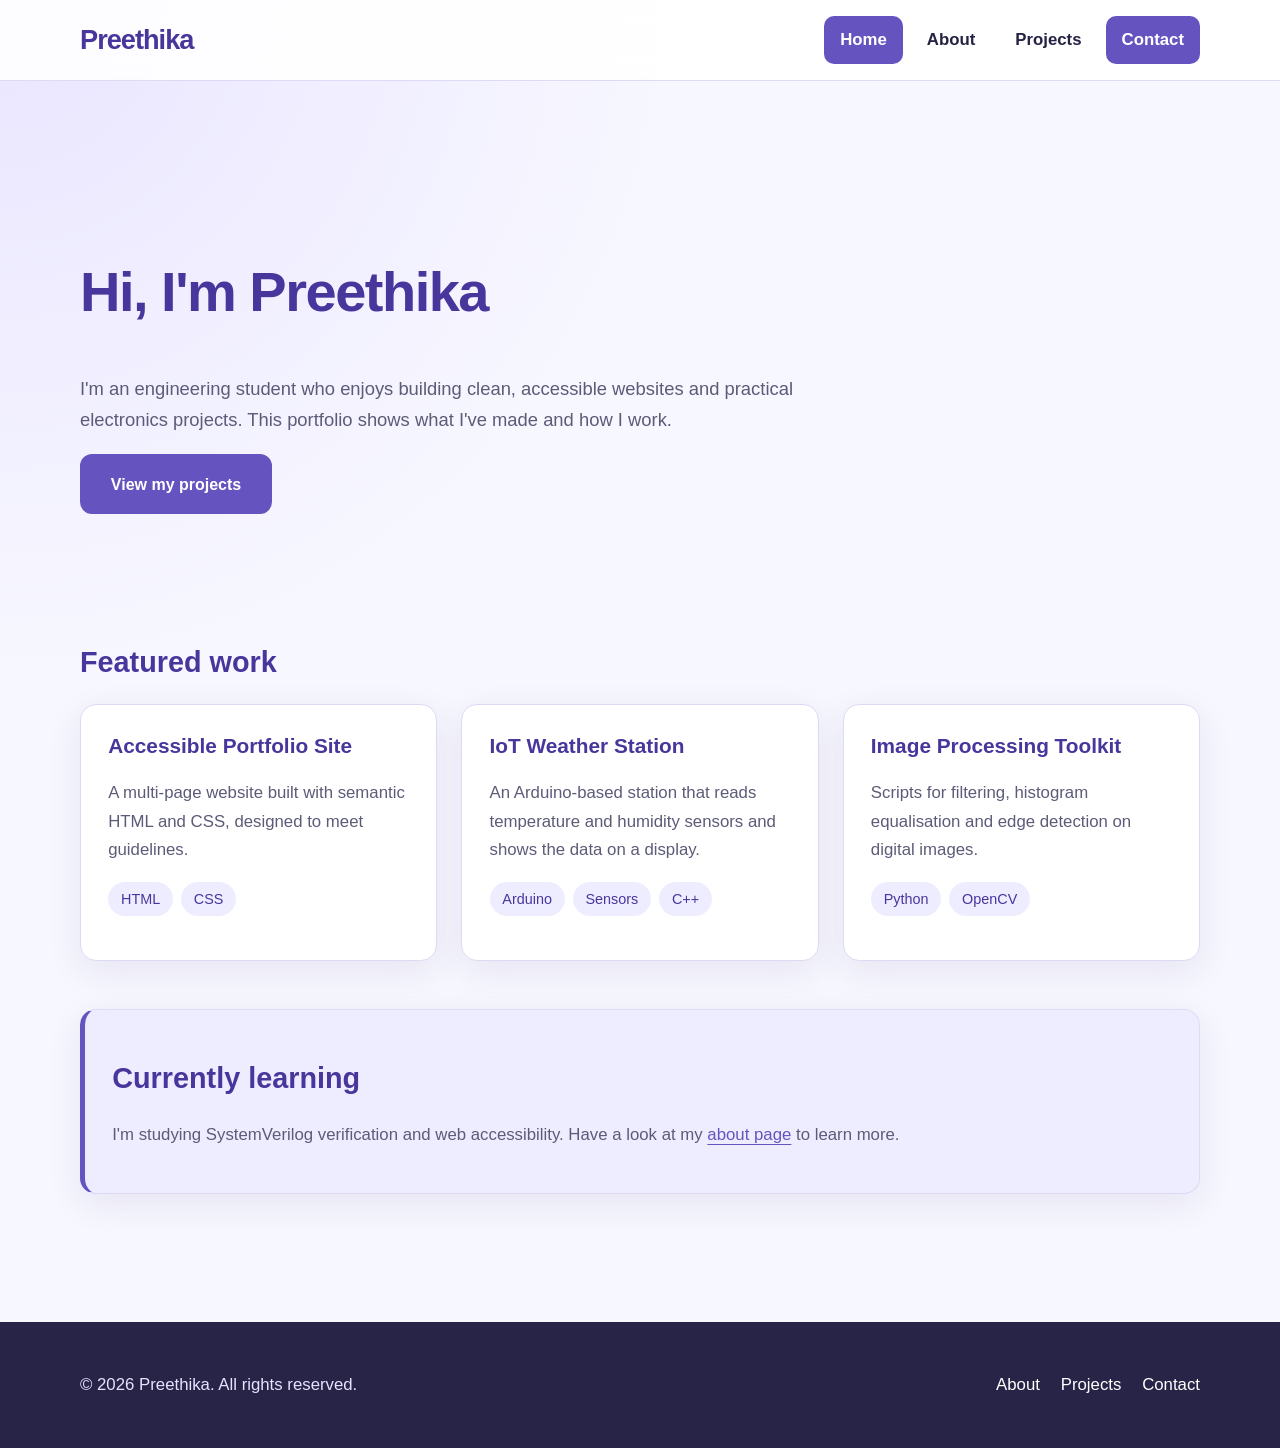
<file: index.html>
<!DOCTYPE html>
<html lang="en">
<head>
  <meta charset="UTF-8">
  <meta name="viewport" content="width=device-width, initial-scale=1">
  <title>Preethika | Portfolio - Home</title>
  <meta name="description" content="Portfolio of Your Name, an engineering student building accessible, well-structured websites and electronics projects. View my work and get in touch.">
  <meta name="author" content="Your Name">
  <meta name="robots" content="index, follow">
  <link rel="canonical" href="https://github.com/preethikabb2022-ai/preethikaproject/">
  <meta property="og:type" content="website">
  <meta property="og:title" content="Your Name | Portfolio - Home">
  <meta property="og:description" content="Accessible, well-structured websites and electronics projects by Your Name.">
  <meta property="og:url" content="https://github.com/preethikabb2022-ai/preethikaproject/">
  <link rel="stylesheet" href="style.css">
</head>
<body>
  <a class="skip-link" href="#main-content">Skip to main content</a>

  <header class="site-header">
    <div class="container header-inner">
      <a class="logo" href="index.html">Preethika</a>
      <nav aria-label="Main navigation">
        <ul class="nav-list">
          <li><a href="index.html" aria-current="page">Home</a></li>
          <li><a href="about.html">About</a></li>
          <li><a href="projects.html">Projects</a></li>
          <li><a href="contact.html" aria-current="page">Contact</a></li>
        </ul>
      </nav>
    </div>
  </header>

  <main id="main-content" class="container">
    <section class="hero" aria-labelledby="hero-heading">
      <h1 id="hero-heading">Hi, I'm Preethika</h1>
      <p>I'm an engineering student who enjoys building clean, accessible websites and practical electronics projects. This portfolio shows what I've made and how I work.</p>
      <p><a class="button" href="projects.html">View my projects</a></p>
    </section>

    <section aria-labelledby="featured-heading">
      <h2 id="featured-heading">Featured work</h2>
      <div class="card-grid">
        <article class="card">
          <h3>Accessible Portfolio Site</h3>
          <p>A multi-page website built with semantic HTML and CSS, designed to meet guidelines.</p>
          <ul class="tags" aria-label="Technologies used">
            <li>HTML</li><li>CSS</li>
          </ul>
        </article>
        <article class="card">
          <h3>IoT Weather Station</h3>
          <p>An Arduino-based station that reads temperature and humidity sensors and shows the data on a display.</p>
          <ul class="tags" aria-label="Technologies used">
            <li>Arduino</li><li>Sensors</li><li>C++</li>
          </ul>
        </article>
        <article class="card">
          <h3>Image Processing Toolkit</h3>
          <p>Scripts for filtering, histogram equalisation and edge detection on digital images.</p>
          <ul class="tags" aria-label="Technologies used">
            <li>Python</li><li>OpenCV</li>
          </ul>
        </article>
      </div>
    </section>

    <aside aria-labelledby="note-heading">
      <h2 id="note-heading">Currently learning</h2>
      <p>I'm studying SystemVerilog verification and web accessibility. Have a look at my <a href="about.html">about page</a> to learn more.</p>
    </aside>
  </main>

  <footer class="site-footer">
    <div class="container footer-inner">
      <p>&copy; 2026 Preethika. All rights reserved.</p>
      <nav aria-label="Footer navigation">
        <ul class="footer-links">
          <li><a href="about.html">About</a></li>
          <li><a href="projects.html">Projects</a></li>
          <li><a href="contact.html">Contact</a></li>
        </ul>
      </nav>
    </div>
  </footer>
</body>
</html>
</file>
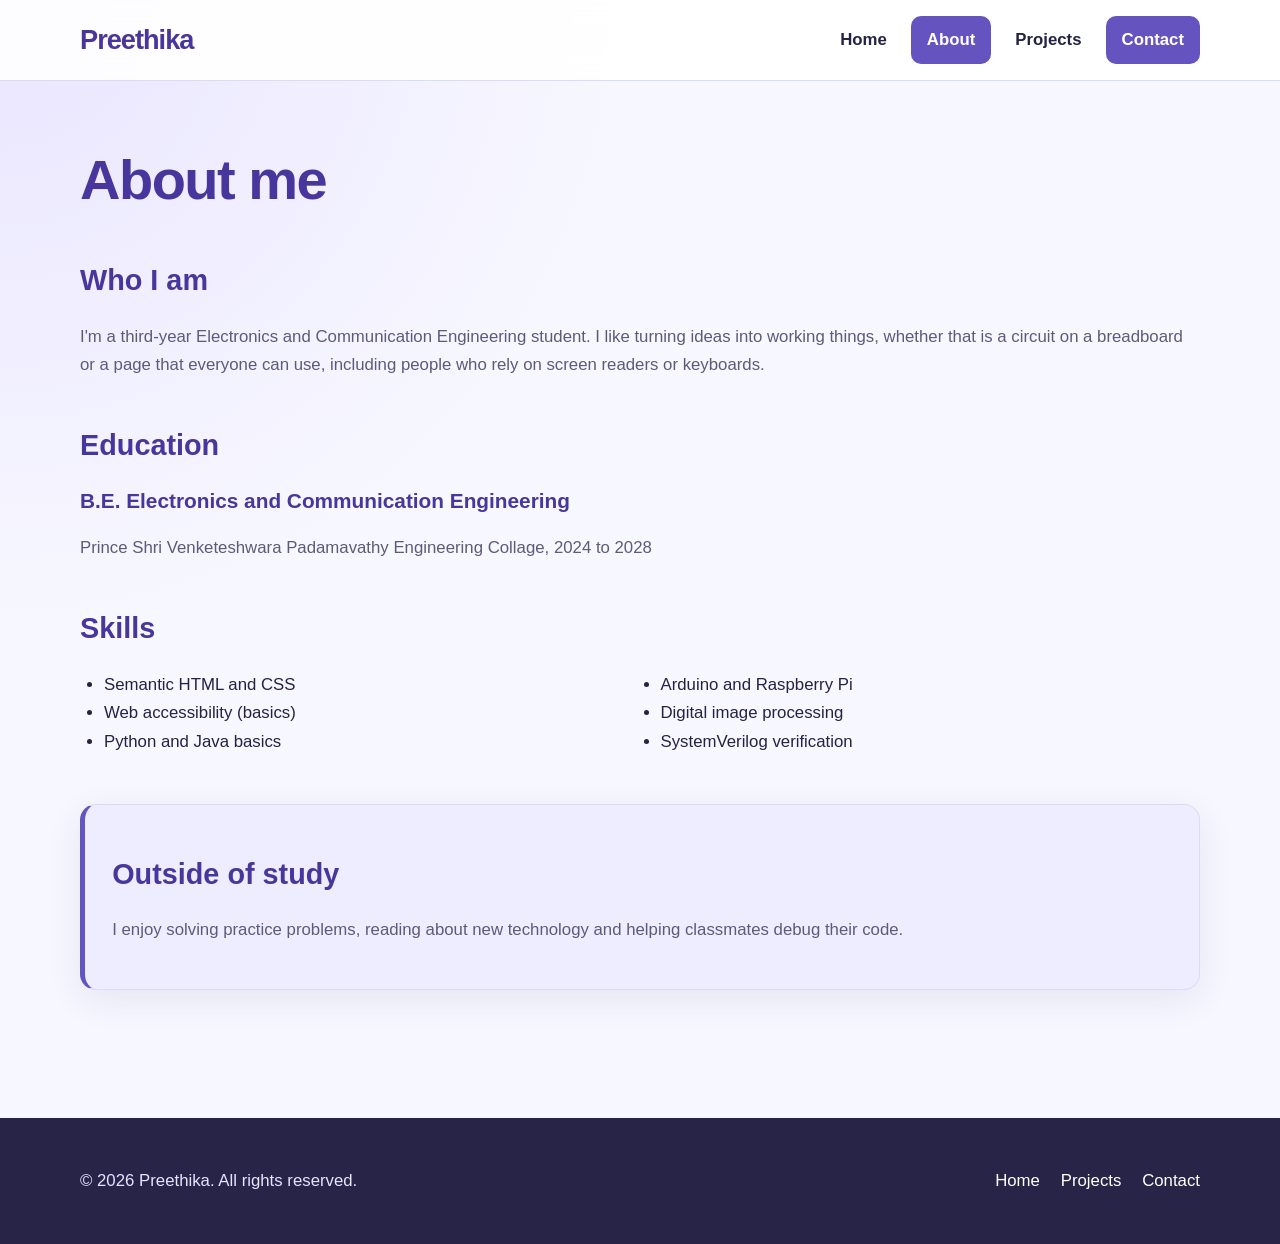
<file: about.html>
<!DOCTYPE html>
<html lang="en">
<head>
  <meta charset="UTF-8">
  <meta name="viewport" content="width=device-width, initial-scale=1">
  <title>About Me | Preethika - Portfolio</title>
  <meta name="description" content="Learn about Your Name: education, skills and interests in electronics, web development and accessible design.">
  <meta name="author" content="Your Name">
  <meta name="robots" content="index, follow">
  <link rel="canonical" href="https://github.com/preethikabb2022-ai/preethikaproject/about.html">
  <meta property="og:type" content="profile">
  <meta property="og:title" content="About Me | Your Name - Portfolio">
  <meta property="og:description" content="Education, skills and interests of Your Name.">
  <meta property="og:url" content="https://github.com/preethikabb2022-ai/preethikaproject/about.html">
  <link rel="stylesheet" href="style.css">
</head>
<body>
  <a class="skip-link" href="#main-content">Skip to main content</a>

  <header class="site-header">
    <div class="container header-inner">
      <a class="logo" href="index.html">Preethika</a>
      <nav aria-label="Main navigation">
        <ul class="nav-list">
          <li><a href="index.html">Home</a></li>
          <li><a href="about.html" aria-current="page">About</a></li>
          <li><a href="projects.html">Projects</a></li>
          <li><a href="contact.html" aria-current="page">Contact</a></li>
        </ul>
      </nav>
    </div>
  </header>

  <main id="main-content" class="container">
    <h1>About me</h1>

    <section aria-labelledby="bio-heading">
      <h2 id="bio-heading">Who I am</h2>
      <p>I'm a third-year Electronics and Communication Engineering student. I like turning ideas into working things, whether that is a circuit on a breadboard or a page that everyone can use, including people who rely on screen readers or keyboards.</p>
    </section>

    <section aria-labelledby="education-heading">
      <h2 id="education-heading">Education</h2>
      <article>
        <h3>B.E. Electronics and Communication Engineering</h3>
        <p>Prince Shri Venketeshwara Padamavathy Engineering Collage, 2024 to 2028</p>
      </article>
    </section>

    <section aria-labelledby="skills-heading">
      <h2 id="skills-heading">Skills</h2>
      <ul class="skills-list">
        <li>Semantic HTML and CSS</li>
        <li>Web accessibility (basics)</li>
        <li>Python and Java basics</li>
        <li>Arduino and Raspberry Pi</li>
        <li>Digital image processing</li>
        <li>SystemVerilog verification</li>
      </ul>
    </section>

    <aside aria-labelledby="interests-heading">
      <h2 id="interests-heading">Outside of study</h2>
      <p>I enjoy solving practice problems, reading about new technology and helping classmates debug their code.</p>
    </aside>
  </main>

  <footer class="site-footer">
    <div class="container footer-inner">
      <p>&copy; 2026 Preethika. All rights reserved.</p>
      <nav aria-label="Footer navigation">
        <ul class="footer-links">
          <li><a href="index.html">Home</a></li>
          <li><a href="projects.html">Projects</a></li>
          <li><a href="contact.html">Contact</a></li>
        </ul>
      </nav>
    </div>
  </footer>
</body>
</html>
</file>
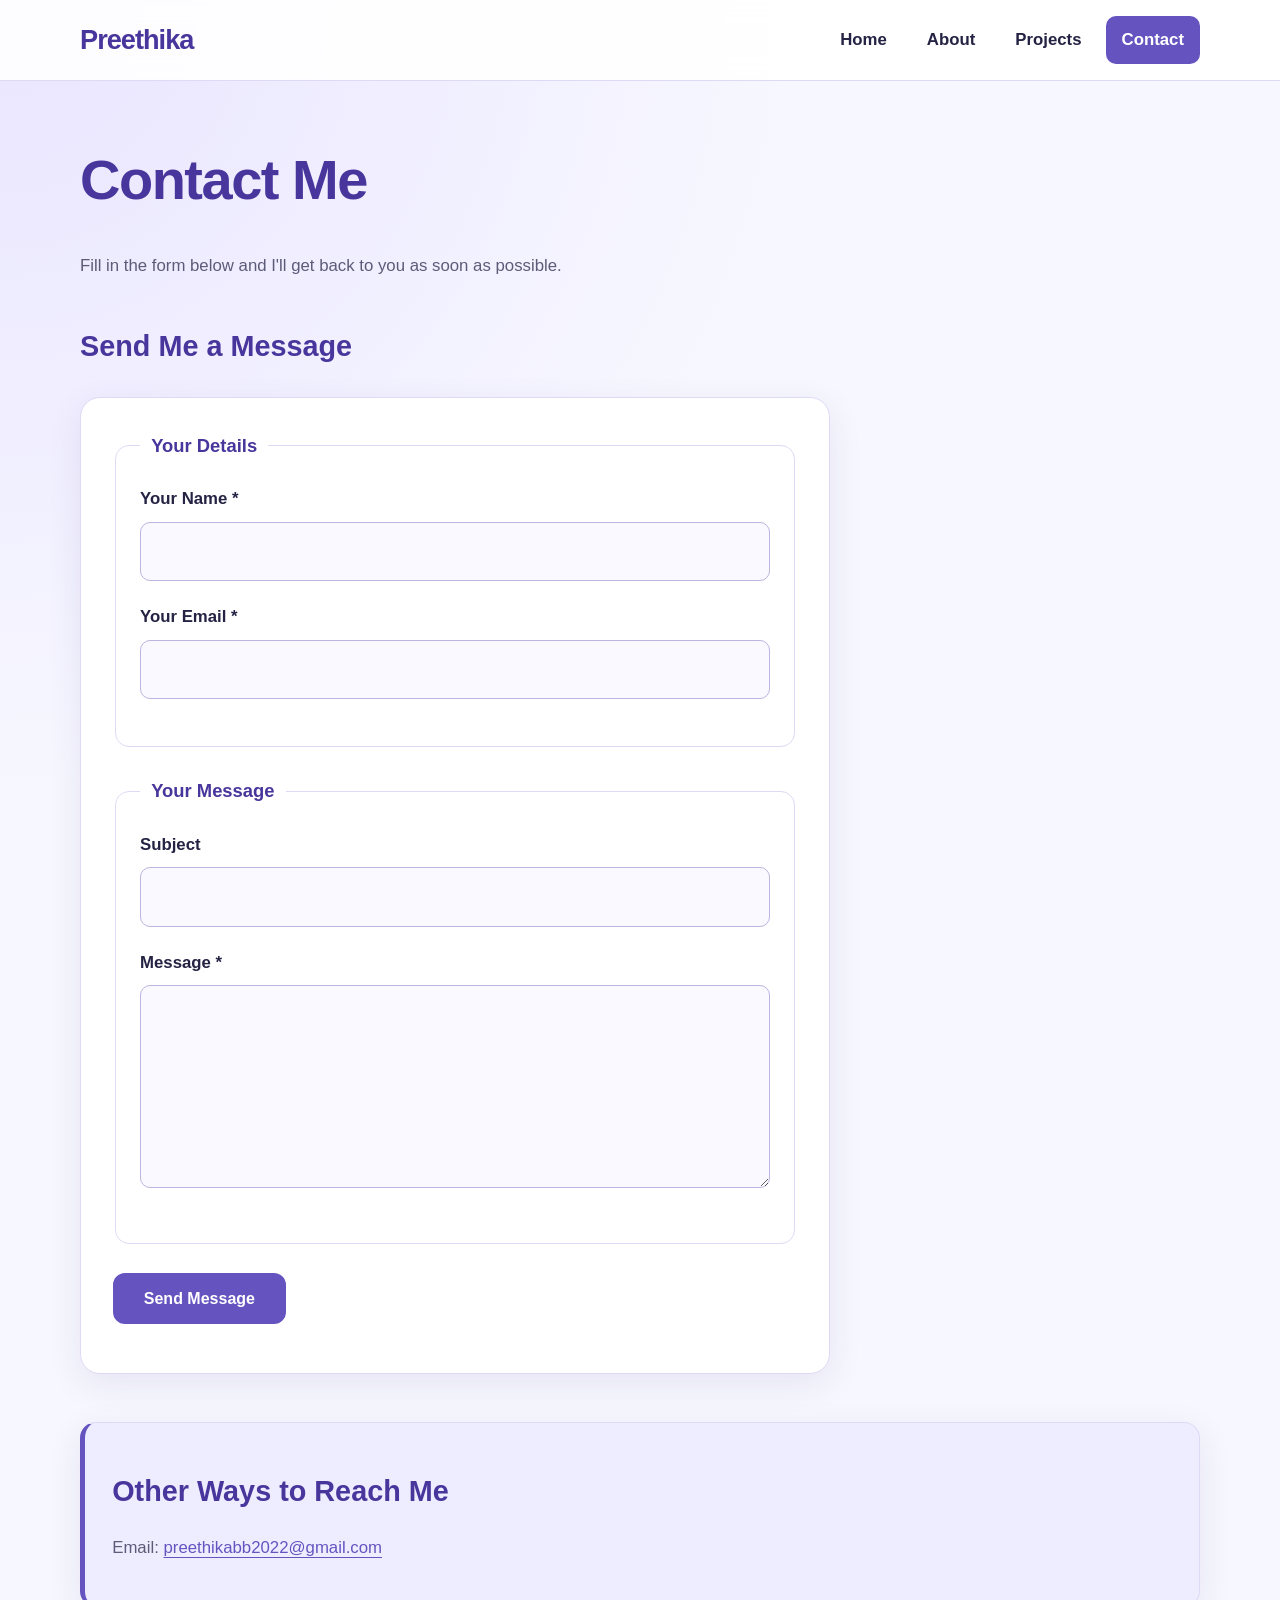
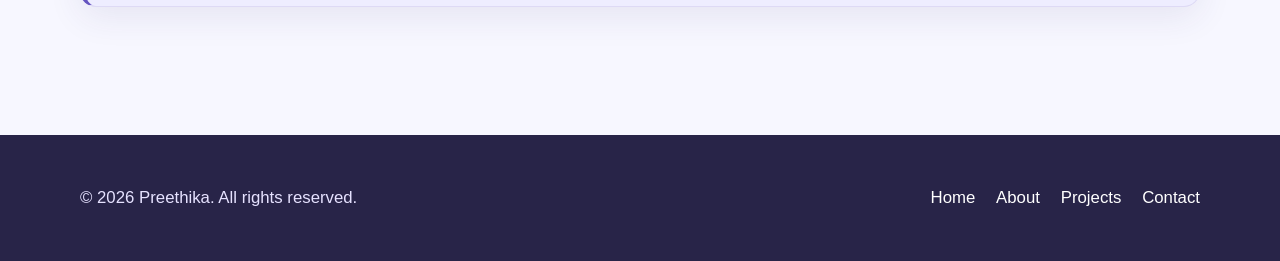
<file: contact.html>
<!DOCTYPE html>
<html lang="en">
<head>
    <meta charset="UTF-8">
    <meta name="viewport" content="width=device-width, initial-scale=1.0">

    <title>Contact | Preethika - Portfolio</title>

    <meta name="description" content="Contact Preethika for projects, internships and collaborations.">
    <meta name="author" content="Preethika">
    <meta name="robots" content="index, follow">

    <link rel="stylesheet" href="style.css">

    <meta property="og:type" content="website">
    <meta property="og:title" content="Contact | Preethika Portfolio">
    <meta property="og:description" content="Get in touch with Preethika.">
</head>

<body>

    <a class="skip-link" href="#main-content">
        Skip to main content
    </a>

    <header class="site-header">
        <div class="container header-inner">

            <a class="logo" href="index.html">Preethika</a>

            <nav aria-label="Main navigation">
                <ul class="nav-list">
                    <li><a href="index.html">Home</a></li>
                    <li><a href="about.html">About</a></li>
                    <li><a href="projects.html">Projects</a></li>
                    <li><a href="contact.html" aria-current="page">Contact</a></li>
                </ul>
            </nav>

        </div>
    </header>

    <main id="main-content" class="container">

        <h1>Contact Me</h1>

        <p>
            Fill in the form below and I'll get back to you as soon as possible.
        </p>

        <section aria-labelledby="form-heading">

            <h2 id="form-heading">Send Me a Message</h2>

            <form id="contact-form">

                <fieldset>
                    <legend>Your Details</legend>

                    <div class="form-field">
                        <label for="name">Your Name *</label>
                        <input
                            type="text"
                            id="name"
                            name="name"
                            required
                            autocomplete="name">
                    </div>

                    <div class="form-field">
                        <label for="email">Your Email *</label>
                        <input
                            type="email"
                            id="email"
                            name="email"
                            required
                            autocomplete="email">
                    </div>

                </fieldset>

                <fieldset>
                    <legend>Your Message</legend>

                    <div class="form-field">
                        <label for="subject">Subject</label>
                        <input
                            type="text"
                            id="subject"
                            name="subject">
                    </div>

                    <div class="form-field">
                        <label for="message">Message *</label>
                        <textarea
                            id="message"
                            name="message"
                            rows="6"
                            required></textarea>
                    </div>

                </fieldset>

                <button type="submit" class="button">
                    Send Message
                </button>

                <p id="form-status" role="status" aria-live="polite"></p>

            </form>

        </section>

        <aside aria-labelledby="other-heading">

            <h2 id="other-heading">Other Ways to Reach Me</h2>

            <p>
                Email:
                <a href="mailto:preethikabb2022@gmail.com">
                    preethikabb2022@gmail.com
                </a>
            </p>

        </aside>

    </main>

    <footer class="site-footer">

        <div class="container footer-inner">

            <p>&copy; 2026 Preethika. All rights reserved.</p>

            <nav aria-label="Footer navigation">
                <ul class="footer-links">
                    <li><a href="index.html">Home</a></li>
                    <li><a href="about.html">About</a></li>
                    <li><a href="projects.html">Projects</a></li>
                    <li><a href="contact.html" aria-current="page">Contact</a></li>
                </ul>
            </nav>

        </div>

    </footer>

    <script src="script.js"></script>

</body>
</html>
</file>
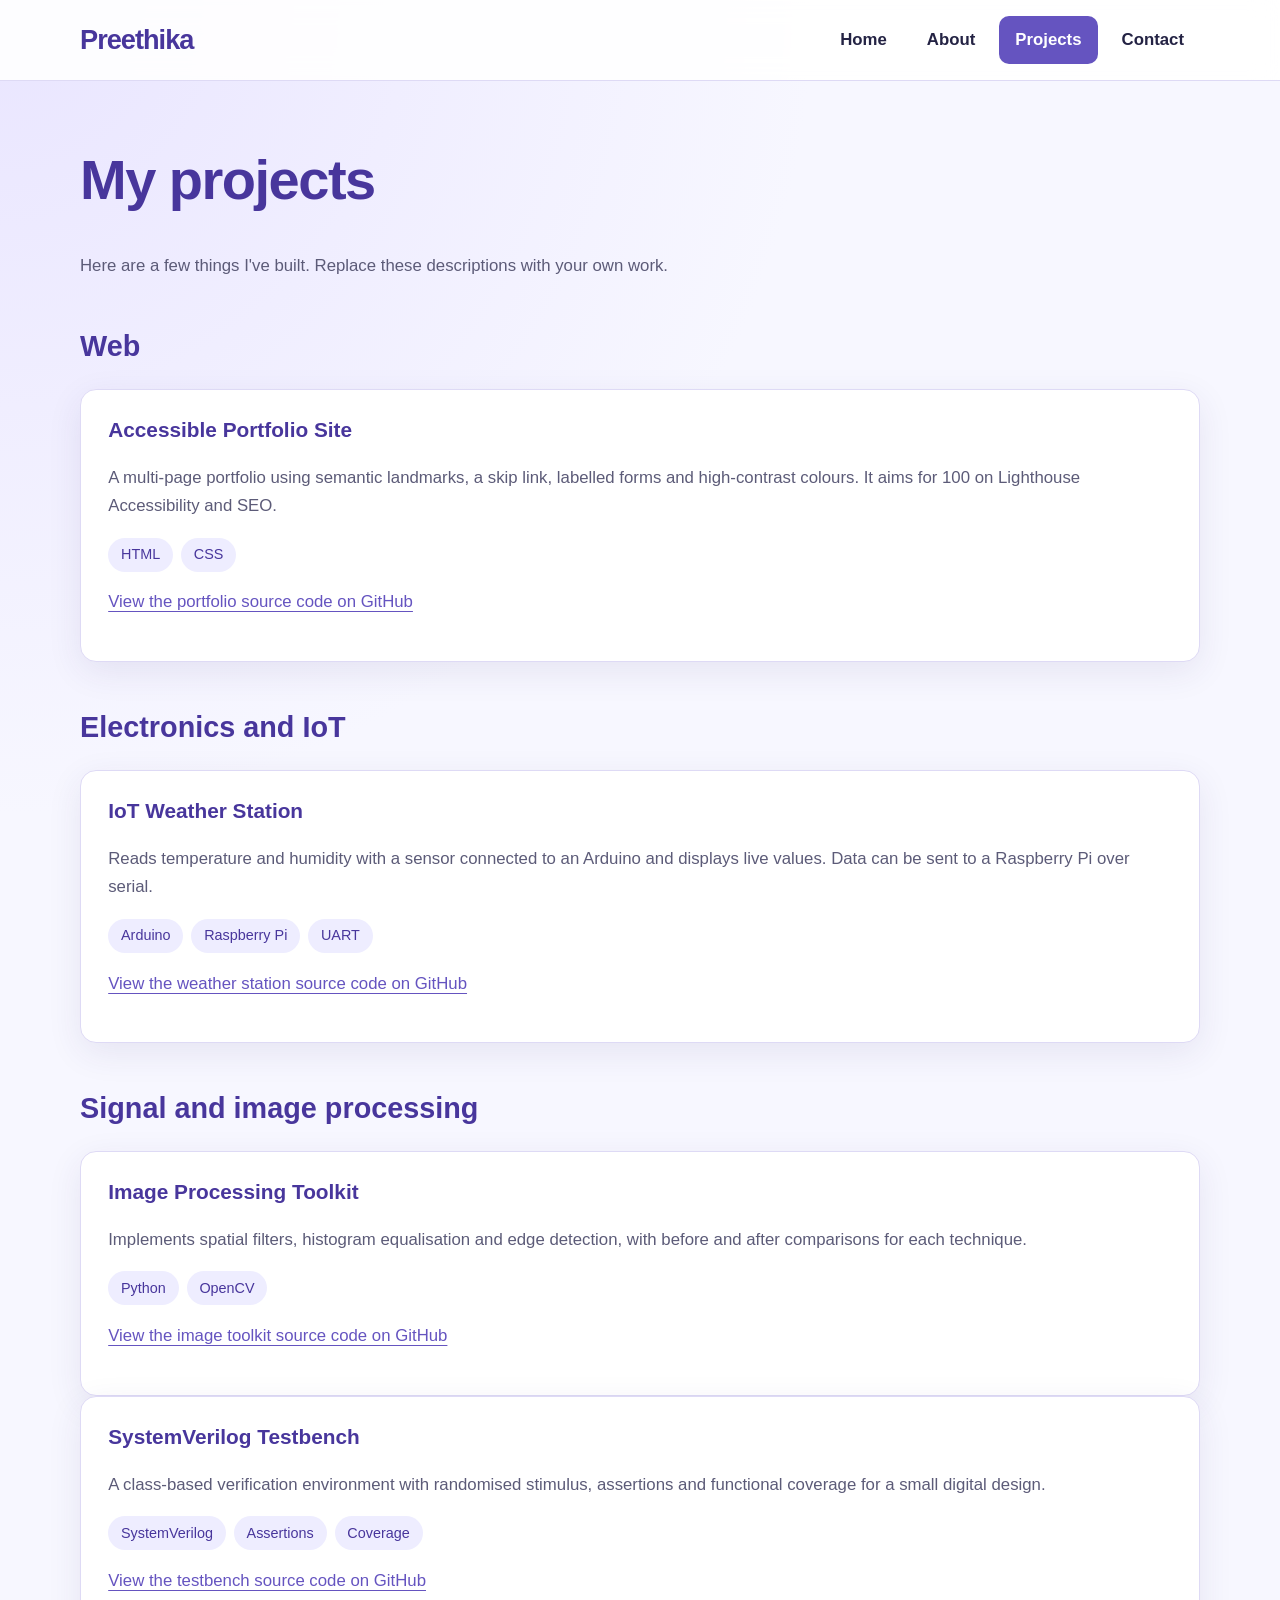
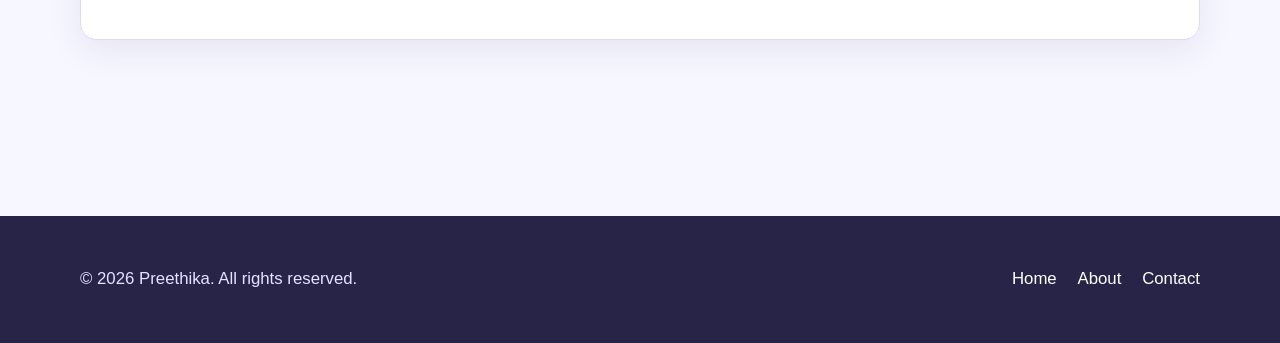
<file: projects.html>
<!DOCTYPE html>
<html lang="en">
<head>
  <meta charset="UTF-8">
  <meta name="viewport" content="width=device-width, initial-scale=1">
  <title>Projects | Preethika- Portfolio</title>
  <meta name="description" content="Selected projects by Your Name: an accessible website, an IoT weather station, an image processing toolkit and a verification testbench.">
  <meta name="author" content="Your Name">
  <meta name="robots" content="index, follow">
  <link rel="canonical" href="https://github.com/preethikabb2022-ai/preethikaproject/projects.html">
  <meta property="og:type" content="website">
  <meta property="og:title" content="Projects | Your Name - Portfolio">
  <meta property="og:description" content="Selected projects by Your Name.">
  <meta property="og:url" content="https://github.com/preethikabb2022-ai/preethikaproject/projects.html">
  <link rel="stylesheet" href="style.css">
</head>
<body>
  <a class="skip-link" href="#main-content">Skip to main content</a>

  <header class="site-header">
    <div class="container header-inner">
      <a class="logo" href="index.html">Preethika</a>
      <nav aria-label="Main navigation">
        <ul class="nav-list">
          <li><a href="index.html">Home</a></li>
          <li><a href="about.html">About</a></li>
          <li><a href="projects.html" aria-current="page">Projects</a></li>
          <li><a href="contact.html">Contact</a></li>
        </ul>
      </nav>
    </div>
  </header>

  <main id="main-content" class="container">
    <h1>My projects</h1>
    <p>Here are a few things I've built. Replace these descriptions with your own work.</p>

    <section aria-labelledby="web-heading">
      <h2 id="web-heading">Web</h2>
      <article class="card">
        <h3>Accessible Portfolio Site</h3>
        <p>A multi-page portfolio using semantic landmarks, a skip link, labelled forms and high-contrast colours. It aims for 100 on Lighthouse Accessibility and SEO.</p>
        <ul class="tags" aria-label="Technologies used">
          <li>HTML</li><li>CSS</li>
        </ul>
        <p><a href="https://github.com/preethikabb2022-ai/preethikaproject/portfolio">View the portfolio source code on GitHub</a></p>
      </article>
    </section>

    <section aria-labelledby="hardware-heading">
      <h2 id="hardware-heading">Electronics and IoT</h2>
      <article class="card">
        <h3>IoT Weather Station</h3>
        <p>Reads temperature and humidity with a sensor connected to an Arduino and displays live values. Data can be sent to a Raspberry Pi over serial.</p>
        <ul class="tags" aria-label="Technologies used">
          <li>Arduino</li><li>Raspberry Pi</li><li>UART</li>
        </ul>
        <p><a href="https://github.com/preethikabb2022-ai/preethikaproject/iot-weather-station">View the weather station source code on GitHub</a></p>
      </article>
    </section>

    <section aria-labelledby="signal-heading">
      <h2 id="signal-heading">Signal and image processing</h2>
      <article class="card">
        <h3>Image Processing Toolkit</h3>
        <p>Implements spatial filters, histogram equalisation and edge detection, with before and after comparisons for each technique.</p>
        <ul class="tags" aria-label="Technologies used">
          <li>Python</li><li>OpenCV</li>
        </ul>
        <p><a href="https://github.com/preethikabb2022-ai/preethikaproject/image-toolkit">View the image toolkit source code on GitHub</a></p>
      </article>
      <article class="card">
        <h3>SystemVerilog Testbench</h3>
        <p>A class-based verification environment with randomised stimulus, assertions and functional coverage for a small digital design.</p>
        <ul class="tags" aria-label="Technologies used">
          <li>SystemVerilog</li><li>Assertions</li><li>Coverage</li>
        </ul>
        <p><a href="https://github.com/preethikabb2022-ai/preethikaproject/sv-testbench">View the testbench source code on GitHub</a></p>
      </article>
    </section>
  </main>

  <footer class="site-footer">
    <div class="container footer-inner">
      <p>&copy; 2026 Preethika. All rights reserved.</p>
      <nav aria-label="Footer navigation">
        <ul class="footer-links">
          <li><a href="index.html">Home</a></li>
          <li><a href="about.html">About</a></li>
          <li><a href="contact.html" aria-current="page">Contact</a></li>
        </ul>
      </nav>
    </div>
  </footer>
</body>
</html>
</file>
<file: style.css>
:root {
    --bg: #f7f7ff;
    --surface: #ffffff;
    --surface-alt: #eeedff;
    --text: #242344;
    --muted: #5c5b78;
    --primary: #6554c0;
    --primary-dark: #48369c;
    --accent: #a18aff;
    --border: #dedaf5;
    --focus: #c05621;
    --success: #166534;
    --error: #b91c1c;

    --radius: 16px;
    --shadow: 0 10px 35px rgba(55, 43, 110, 0.09);
    --max-width: 70rem;
}

* {
    box-sizing: border-box;
}

html {
    scroll-behavior: smooth;
}

body {
    margin: 0;
    font-family: "Segoe UI", Arial, sans-serif;
    font-size: 1.05rem;
    line-height: 1.7;
    color: var(--text);

    background:
        radial-gradient(circle at top left, #e9e5ff, transparent 35%),
        var(--bg);
}

@media (prefers-reduced-motion: reduce) {
    html {
        scroll-behavior: auto;
    }

    *,
    *::before,
    *::after {
        animation: none !important;
        transition: none !important;
    }
}

/* SKIP LINK */

.skip-link {
    position: absolute;
    top: -100px;
    left: 15px;
    z-index: 100;
    padding: 12px 20px;
    background: var(--primary-dark);
    color: white;
    border-radius: 8px;
}

.skip-link:focus {
    top: 15px;
}

/* ACCESSIBILITY */

a:focus-visible,
button:focus-visible,
input:focus-visible,
textarea:focus-visible {
    outline: 3px solid var(--focus);
    outline-offset: 4px;
}

/* GENERAL LAYOUT */

.container {
    width: min(90%, var(--max-width));
    margin: auto;
}

main {
    padding: 4rem 0;
}

section {
    margin: 3rem 0;
}

h1, h2, h3 {
    line-height: 1.25;
    color: var(--primary-dark);
    font-weight: 750;
}

h1 {
    font-size: clamp(2.2rem, 5vw, 3.5rem);
    letter-spacing: -1.5px;
    margin-top: 0;
}

h2 {
    font-size: 1.8rem;
}

h3 {
    font-size: 1.3rem;
}

p {
    color: var(--muted);
}

a {
    color: var(--primary);
    text-underline-offset: 4px;
    transition: color 0.2s ease;
}

a:hover {
    color: var(--primary-dark);
}

/* HEADER */

.site-header {
    background: rgba(255, 255, 255, 0.9);
    border-bottom: 1px solid var(--border);
    position: sticky;
    top: 0;
    z-index: 50;
    backdrop-filter: blur(14px);
}

.header-inner {
    display: flex;
    align-items: center;
    justify-content: space-between;
    flex-wrap: wrap;
    gap: 1rem;
    padding: 1rem 0;
}

.logo {
    font-size: 1.7rem;
    font-weight: 800;
    color: var(--primary-dark);
    text-decoration: none;
    letter-spacing: -1px;
}

.nav-list {
    display: flex;
    flex-wrap: wrap;
    gap: 0.5rem;
    list-style: none;
    margin: 0;
    padding: 0;
}

.nav-list a {
    display: inline-block;
    padding: 0.6rem 1rem;
    border-radius: 10px;
    text-decoration: none;
    color: var(--text);
    font-weight: 600;
    transition: 0.25s ease;
}

.nav-list a:hover {
    background: var(--surface-alt);
    color: var(--primary-dark);
    transform: translateY(-2px);
}

.nav-list a[aria-current="page"] {
    background: var(--primary);
    color: white;
}

/* HERO */

.hero {
    padding: 4rem 0;
}

.hero p {
    max-width: 45rem;
    font-size: 1.15rem;
}

/* BUTTONS */

.button {
    display: inline-block;
    padding: 0.9rem 1.8rem;
    border: 2px solid var(--primary);
    border-radius: 12px;
    background: var(--primary);
    color: white;
    font-size: 1rem;
    font-weight: 700;
    text-decoration: none;
    cursor: pointer;
    transition: 0.25s ease;
}

.button:hover {
    background: var(--primary-dark);
    border-color: var(--primary-dark);
    color: white;
    transform: translateY(-3px);
    box-shadow: 0 8px 20px rgba(101, 84, 192, 0.2);
}

/* PROJECT CARDS */

.card-grid {
    display: grid;
    grid-template-columns: repeat(auto-fit, minmax(250px, 1fr));
    gap: 1.5rem;
}

.card {
    padding: 1.7rem;
    background: var(--surface);
    border: 1px solid var(--border);
    border-radius: var(--radius);
    box-shadow: var(--shadow);
    transition: 0.3s ease;
}

.card:hover {
    transform: translateY(-6px);
    box-shadow: 0 16px 35px rgba(55, 43, 110, 0.13);
}

.card h3 {
    margin-top: 0;
}

.tags {
    display: flex;
    flex-wrap: wrap;
    gap: 0.5rem;
    list-style: none;
    padding: 0;
}

.tags li {
    padding: 0.3rem 0.8rem;
    background: var(--surface-alt);
    color: var(--primary-dark);
    border-radius: 50px;
    font-size: 0.9rem;
}

/* ASIDE */

aside {
    margin-top: 3rem;
    padding: 1.7rem;
    background: var(--surface-alt);
    border: 1px solid var(--border);
    border-left: 5px solid var(--primary);
    border-radius: var(--radius);
    box-shadow: var(--shadow);
}

/* SKILLS */

.skills-list {
    columns: 2 14rem;
    padding-left: 1.5rem;
}

/* CONTACT FORM */

#contact-form {
    max-width: 750px;
    margin-top: 2rem;
    padding: 2rem;
    background: var(--surface);
    border: 1px solid var(--border);
    border-radius: 20px;
    box-shadow: var(--shadow);
}

fieldset {
    margin-bottom: 1.8rem;
    padding: 1.5rem;
    border: 1px solid var(--border);
    border-radius: 14px;
}

legend {
    padding: 0 0.7rem;
    color: var(--primary-dark);
    font-size: 1.15rem;
    font-weight: 750;
}

.form-field {
    margin-bottom: 1.4rem;
}

label {
    display: block;
    margin-bottom: 0.5rem;
    color: var(--text);
    font-weight: 650;
}

input,
textarea {
    width: 100%;
    padding: 0.9rem 1rem;
    font: inherit;
    color: var(--text);
    background: #faf9ff;
    border: 1.5px solid #bcb5df;
    border-radius: 10px;
    transition: 0.25s ease;
}

input:focus,
textarea:focus {
    border-color: var(--primary);
    background: white;
    outline: 2px solid rgba(101, 84, 192, 0.15);
}

textarea {
    min-height: 150px;
    resize: vertical;
}

input[aria-invalid="true"],
textarea[aria-invalid="true"] {
    border-color: var(--error);
}

.required-mark {
    color: var(--error);
}

.hint {
    font-size: 0.9rem;
    color: var(--muted);
}

.error-message {
    color: var(--error);
    font-weight: 600;
}

.form-status {
    color: var(--success);
    font-weight: 700;
}

/* FOOTER */

.site-footer {
    margin-top: 4rem;
    padding: 2rem 0;
    background: #282448;
    color: white;
}

.site-footer p {
    color: #e6e2ff;
}

.footer-inner {
    display: flex;
    align-items: center;
    justify-content: space-between;
    flex-wrap: wrap;
    gap: 1rem;
}

.footer-links {
    display: flex;
    flex-wrap: wrap;
    gap: 1.3rem;
    list-style: none;
    padding: 0;
    margin: 0;
}

.footer-links a {
    color: white;
    text-decoration: none;
}

.footer-links a:hover {
    color: #c9bfff;
}

/* SCREEN READER ONLY */

.sr-only {
    position: absolute;
    width: 1px;
    height: 1px;
    padding: 0;
    margin: -1px;
    overflow: hidden;
    clip: rect(0, 0, 0, 0);
    white-space: nowrap;
    border: 0;
}

/* RESPONSIVE DESIGN */

@media (max-width: 650px) {

    .header-inner {
        flex-direction: column;
        align-items: flex-start;
    }

    .nav-list {
        gap: 0.2rem;
    }

    .nav-list a {
        padding: 0.5rem 0.7rem;
        font-size: 0.9rem;
    }

    main {
        padding: 2.5rem 0;
    }

    h1 {
        font-size: 2.2rem;
    }

    h2 {
        font-size: 1.5rem;
    }

    #contact-form {
        padding: 1.2rem;
    }

    fieldset {
        padding: 1rem;
    }

    .footer-inner {
        flex-direction: column;
        align-items: flex-start;
    }
}
</file>
